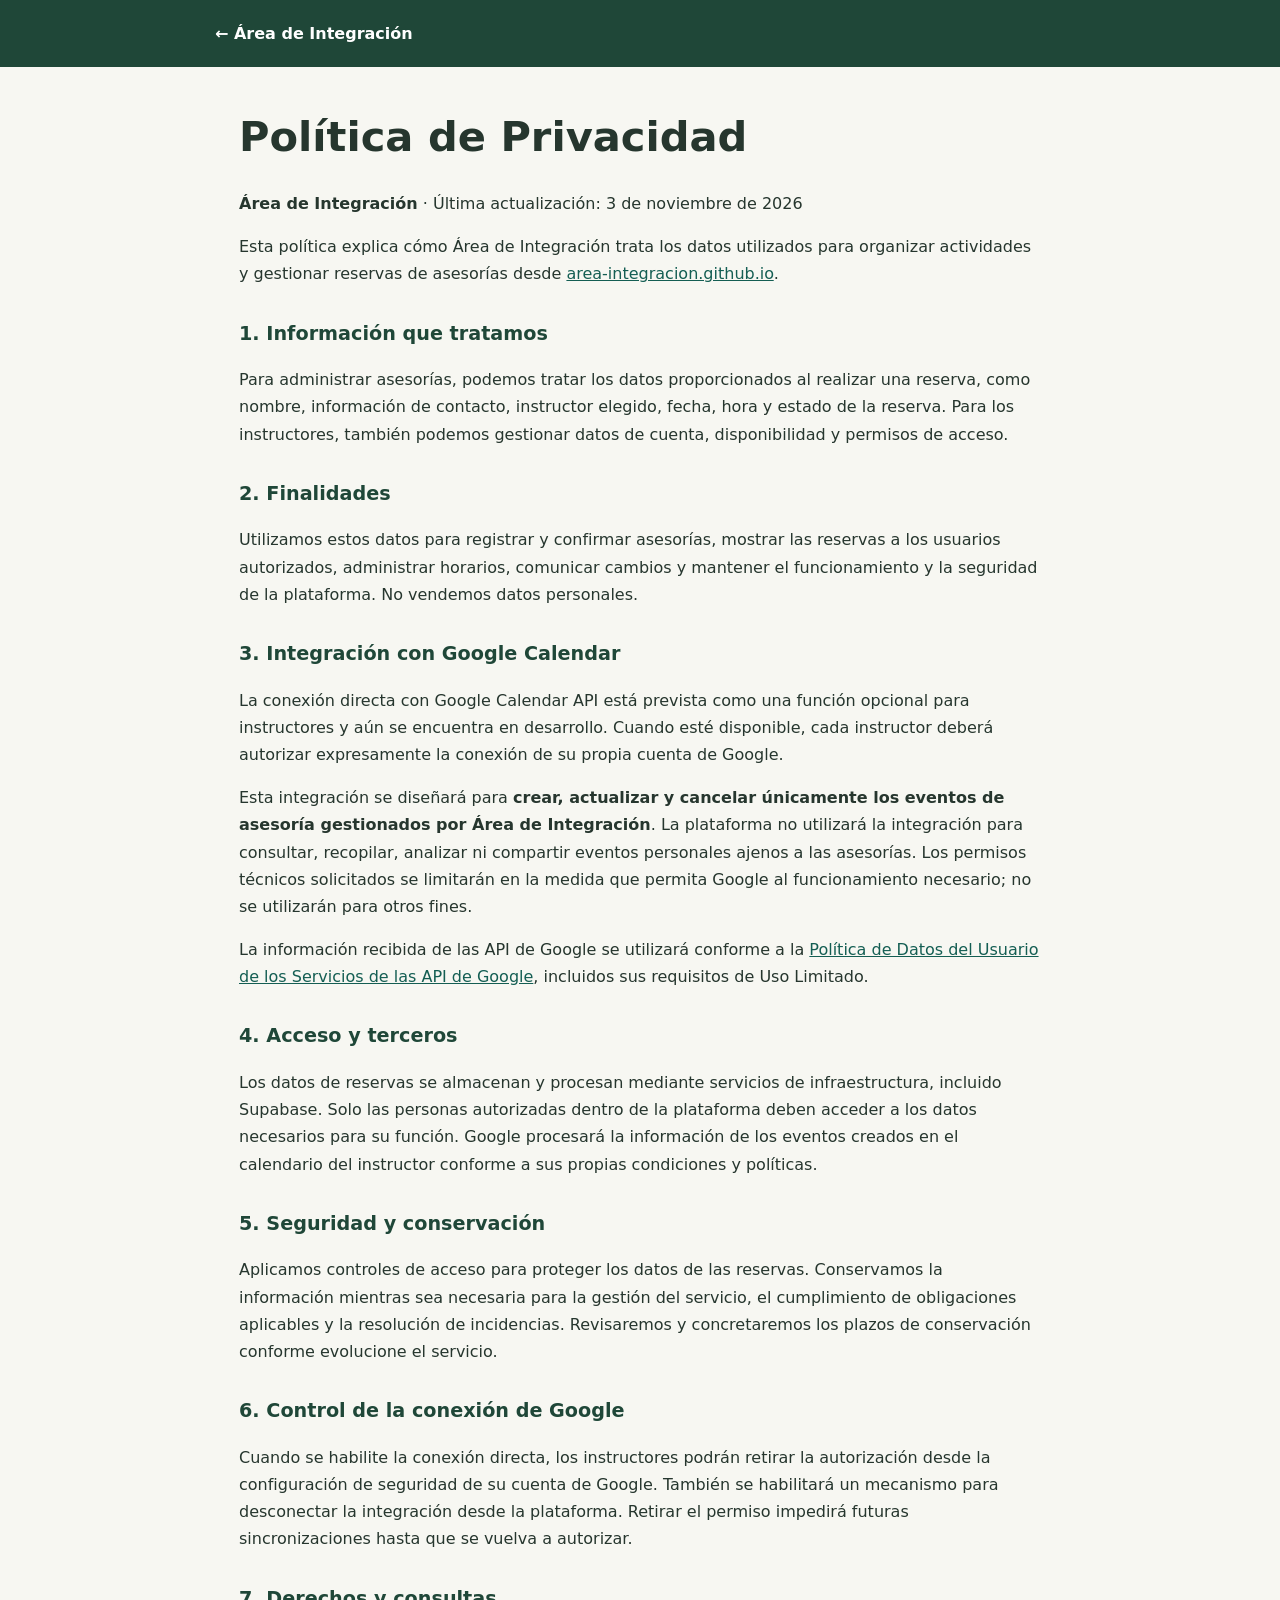
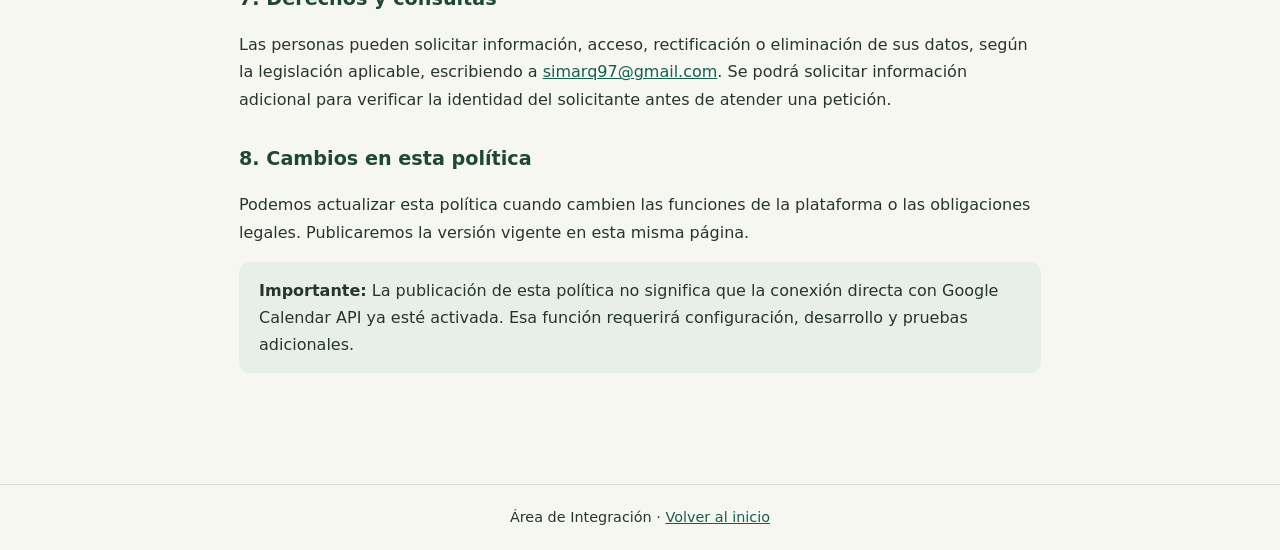
<file: privacidad.html>
<!DOCTYPE html>
<html lang="es">
<head>
<meta charset="UTF-8"><meta name="viewport" content="width=device-width,initial-scale=1">
<meta name="theme-color" content="#1f4738">
<title>Política de Privacidad | Área de Integración</title>
<link rel="icon" href="img/favicon.png" type="image/png">
<style>
:root{color-scheme:light}*{box-sizing:border-box}body{margin:0;background:#f7f7f2;color:#26362e;font-family:system-ui,-apple-system,"Segoe UI",sans-serif;line-height:1.7}header{background:#1f4738;color:white;padding:20px max(20px,calc((100vw - 850px)/2))}header a{color:white;text-decoration:none;font-weight:650}main{max-width:850px;margin:45px auto;padding:0 24px 50px}h1{font-size:clamp(1.8rem,4vw,2.6rem);line-height:1.2}h2{font-size:1.2rem;margin-top:30px;color:#1f4738}p,li{font-size:1rem}a{color:#145e53} .note{background:#e8eee9;padding:15px 20px;border-radius:10px}footer{border-top:1px solid #d5ddd5;padding:20px;text-align:center;font-size:.9rem}
</style>
</head>
<body>
<header><a href="/">← Área de Integración</a></header>
<main>
<h1>Política de Privacidad</h1>
<p><strong>Área de Integración</strong> · Última actualización: 3 de noviembre de 2026</p>
<p>Esta política explica cómo Área de Integración trata los datos utilizados para organizar actividades y gestionar reservas de asesorías desde <a href="https://area-integracion.github.io/">area-integracion.github.io</a>.</p>
<h2>1. Información que tratamos</h2>
<p>Para administrar asesorías, podemos tratar los datos proporcionados al realizar una reserva, como nombre, información de contacto, instructor elegido, fecha, hora y estado de la reserva. Para los instructores, también podemos gestionar datos de cuenta, disponibilidad y permisos de acceso.</p>
<h2>2. Finalidades</h2>
<p>Utilizamos estos datos para registrar y confirmar asesorías, mostrar las reservas a los usuarios autorizados, administrar horarios, comunicar cambios y mantener el funcionamiento y la seguridad de la plataforma. No vendemos datos personales.</p>
<h2>3. Integración con Google Calendar</h2>
<p>La conexión directa con Google Calendar API está prevista como una función opcional para instructores y aún se encuentra en desarrollo. Cuando esté disponible, cada instructor deberá autorizar expresamente la conexión de su propia cuenta de Google.</p>
<p>Esta integración se diseñará para <strong>crear, actualizar y cancelar únicamente los eventos de asesoría gestionados por Área de Integración</strong>. La plataforma no utilizará la integración para consultar, recopilar, analizar ni compartir eventos personales ajenos a las asesorías. Los permisos técnicos solicitados se limitarán en la medida que permita Google al funcionamiento necesario; no se utilizarán para otros fines.</p>
<p>La información recibida de las API de Google se utilizará conforme a la <a href="https://developers.google.com/terms/api-services-user-data-policy">Política de Datos del Usuario de los Servicios de las API de Google</a>, incluidos sus requisitos de Uso Limitado.</p>
<h2>4. Acceso y terceros</h2>
<p>Los datos de reservas se almacenan y procesan mediante servicios de infraestructura, incluido Supabase. Solo las personas autorizadas dentro de la plataforma deben acceder a los datos necesarios para su función. Google procesará la información de los eventos creados en el calendario del instructor conforme a sus propias condiciones y políticas.</p>
<h2>5. Seguridad y conservación</h2>
<p>Aplicamos controles de acceso para proteger los datos de las reservas. Conservamos la información mientras sea necesaria para la gestión del servicio, el cumplimiento de obligaciones aplicables y la resolución de incidencias. Revisaremos y concretaremos los plazos de conservación conforme evolucione el servicio.</p>
<h2>6. Control de la conexión de Google</h2>
<p>Cuando se habilite la conexión directa, los instructores podrán retirar la autorización desde la configuración de seguridad de su cuenta de Google. También se habilitará un mecanismo para desconectar la integración desde la plataforma. Retirar el permiso impedirá futuras sincronizaciones hasta que se vuelva a autorizar.</p>
<h2>7. Derechos y consultas</h2>
<p>Las personas pueden solicitar información, acceso, rectificación o eliminación de sus datos, según la legislación aplicable, escribiendo a <a href="mailto:simarq97@gmail.com">simarq97@gmail.com</a>. Se podrá solicitar información adicional para verificar la identidad del solicitante antes de atender una petición.</p>
<h2>8. Cambios en esta política</h2>
<p>Podemos actualizar esta política cuando cambien las funciones de la plataforma o las obligaciones legales. Publicaremos la versión vigente en esta misma página.</p>
<p class="note"><strong>Importante:</strong> La publicación de esta política no significa que la conexión directa con Google Calendar API ya esté activada. Esa función requerirá configuración, desarrollo y pruebas adicionales.</p>
</main>
<footer>Área de Integración · <a href="/">Volver al inicio</a></footer>
</body></html>
</file>
